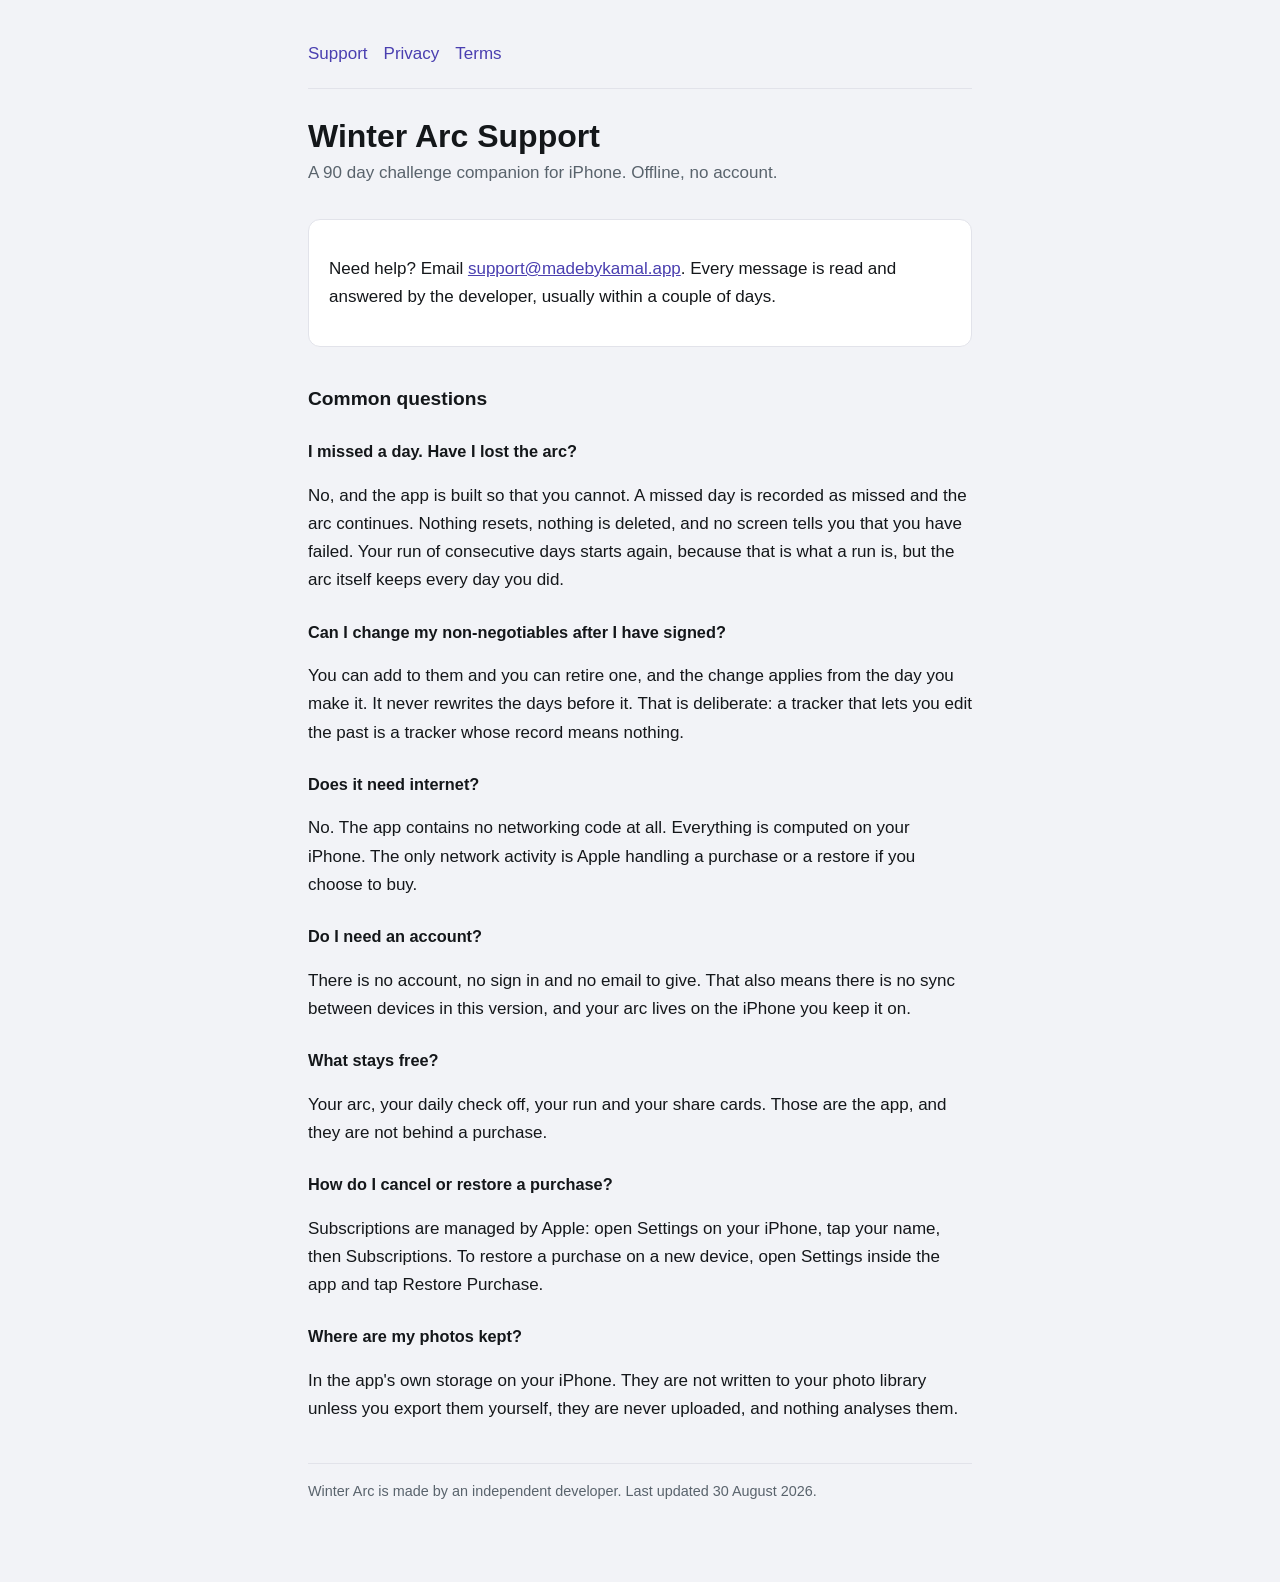
<file: index.html>
<!doctype html>
<html lang="en"><head><meta charset="utf-8"><meta name="viewport" content="width=device-width,initial-scale=1"><title>Winter Arc Support</title><link rel="stylesheet" href="style.css"></head><body><div class="wrap"><nav><a href="index.html">Support</a><a href="privacy.html">Privacy</a><a href="terms.html">Terms</a></nav><h1>Winter Arc Support</h1>
<p class="sub">A 90 day challenge companion for iPhone. Offline, no account.</p>
<div class="card"><p>Need help? Email <a href="mailto:support@madebykamal.app">support@madebykamal.app</a>. Every message is read and answered by the developer, usually within a couple of days.</p></div>
<h2>Common questions</h2>
<h3>I missed a day. Have I lost the arc?</h3>
<p>No, and the app is built so that you cannot. A missed day is recorded as missed and the arc continues. Nothing resets, nothing is deleted, and no screen tells you that you have failed. Your run of consecutive days starts again, because that is what a run is, but the arc itself keeps every day you did.</p>
<h3>Can I change my non-negotiables after I have signed?</h3>
<p>You can add to them and you can retire one, and the change applies from the day you make it. It never rewrites the days before it. That is deliberate: a tracker that lets you edit the past is a tracker whose record means nothing.</p>
<h3>Does it need internet?</h3>
<p>No. The app contains no networking code at all. Everything is computed on your iPhone. The only network activity is Apple handling a purchase or a restore if you choose to buy.</p>
<h3>Do I need an account?</h3>
<p>There is no account, no sign in and no email to give. That also means there is no sync between devices in this version, and your arc lives on the iPhone you keep it on.</p>
<h3>What stays free?</h3>
<p>Your arc, your daily check off, your run and your share cards. Those are the app, and they are not behind a purchase.</p>
<h3>How do I cancel or restore a purchase?</h3>
<p>Subscriptions are managed by Apple: open Settings on your iPhone, tap your name, then Subscriptions. To restore a purchase on a new device, open Settings inside the app and tap Restore Purchase.</p>
<h3>Where are my photos kept?</h3>
<p>In the app's own storage on your iPhone. They are not written to your photo library unless you export them yourself, they are never uploaded, and nothing analyses them.</p>
<p class="updated">Winter Arc is made by an independent developer. Last updated 30 August 2026.</p></div></body></html>
</file>
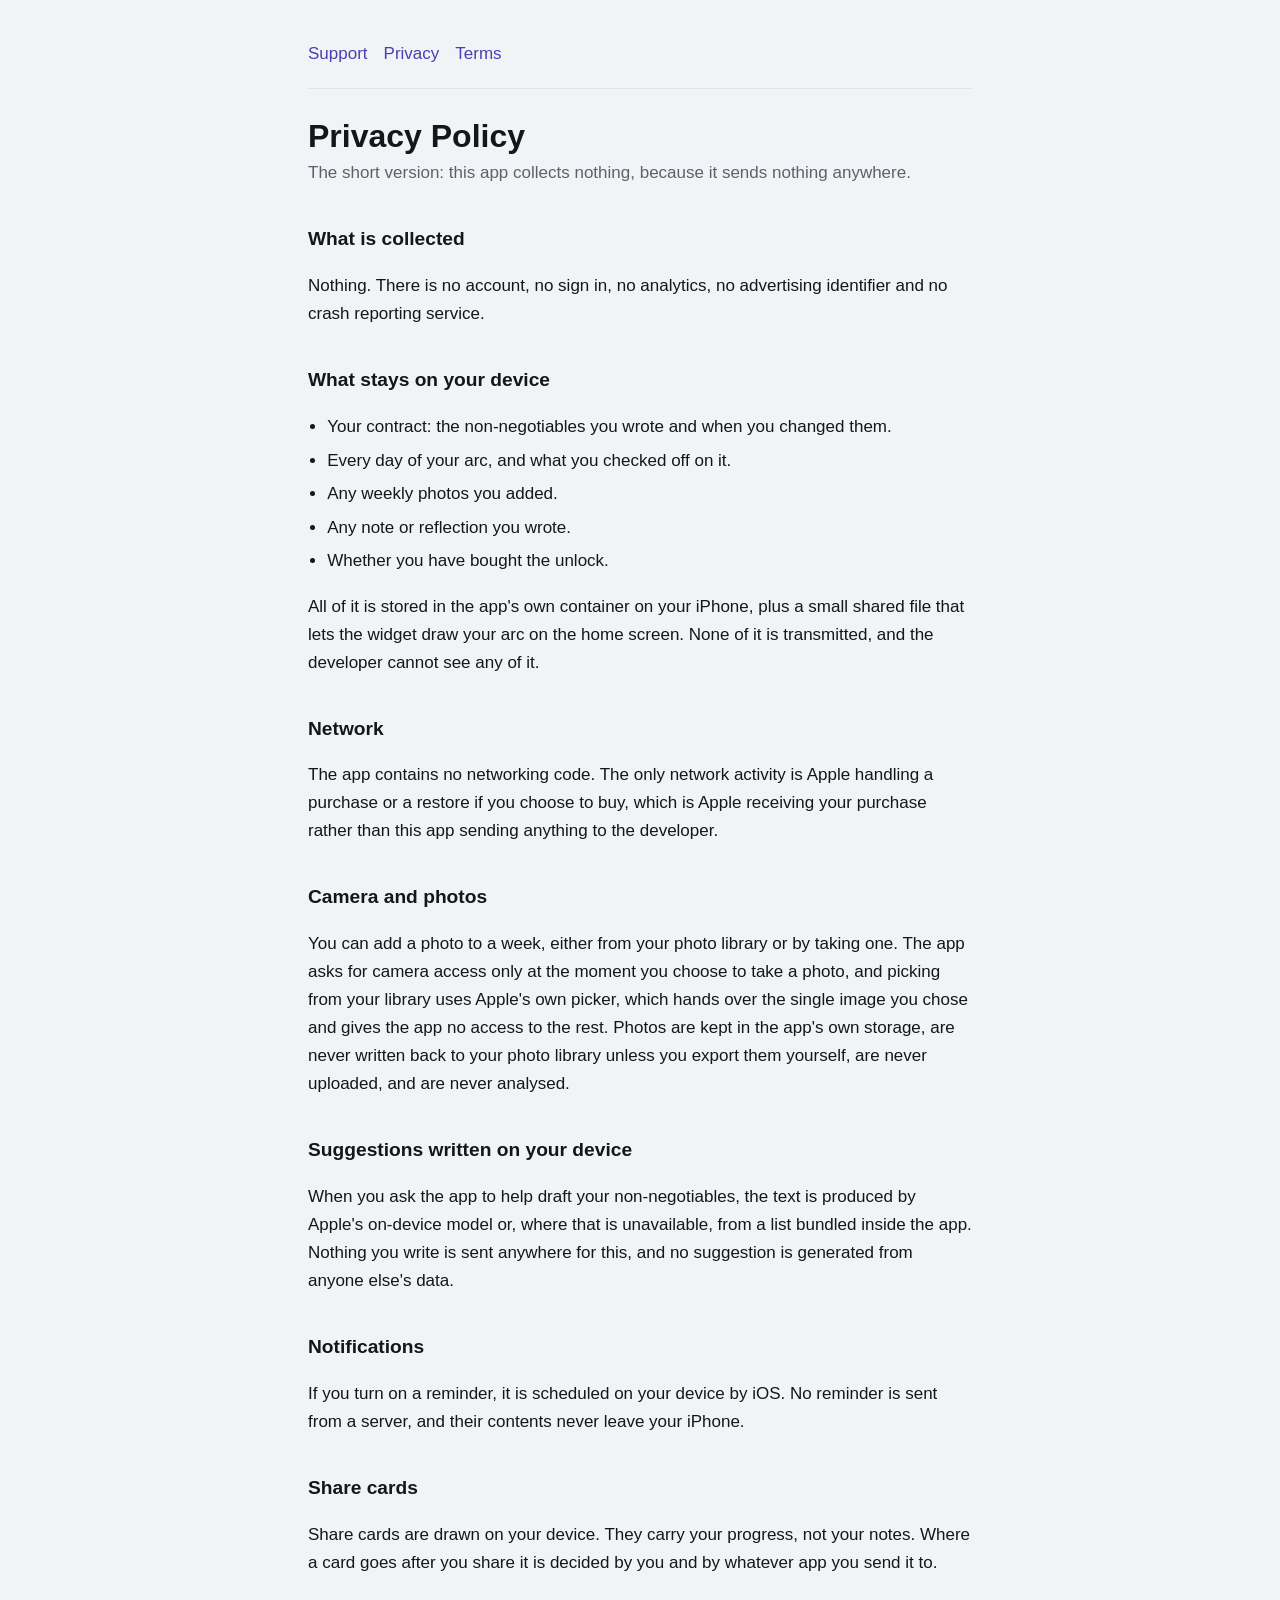
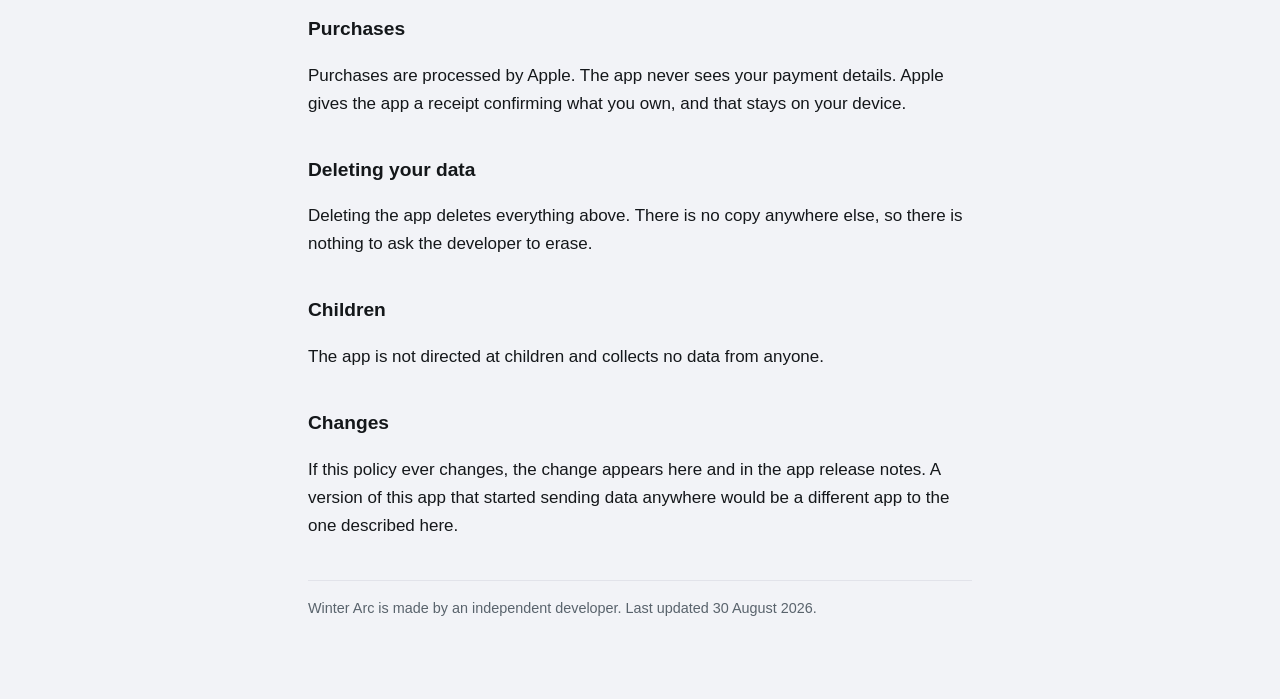
<file: privacy.html>
<!doctype html>
<html lang="en"><head><meta charset="utf-8"><meta name="viewport" content="width=device-width,initial-scale=1"><title>Winter Arc Privacy Policy</title><link rel="stylesheet" href="style.css"></head><body><div class="wrap"><nav><a href="index.html">Support</a><a href="privacy.html">Privacy</a><a href="terms.html">Terms</a></nav><h1>Privacy Policy</h1>
<p class="sub">The short version: this app collects nothing, because it sends nothing anywhere.</p>
<h2>What is collected</h2>
<p>Nothing. There is no account, no sign in, no analytics, no advertising identifier and no crash reporting service.</p>
<h2>What stays on your device</h2>
<ul>
<li>Your contract: the non-negotiables you wrote and when you changed them.</li>
<li>Every day of your arc, and what you checked off on it.</li>
<li>Any weekly photos you added.</li>
<li>Any note or reflection you wrote.</li>
<li>Whether you have bought the unlock.</li>
</ul>
<p>All of it is stored in the app's own container on your iPhone, plus a small shared file that lets the widget draw your arc on the home screen. None of it is transmitted, and the developer cannot see any of it.</p>
<h2>Network</h2>
<p>The app contains no networking code. The only network activity is Apple handling a purchase or a restore if you choose to buy, which is Apple receiving your purchase rather than this app sending anything to the developer.</p>
<h2>Camera and photos</h2>
<p>You can add a photo to a week, either from your photo library or by taking one. The app asks for camera access only at the moment you choose to take a photo, and picking from your library uses Apple's own picker, which hands over the single image you chose and gives the app no access to the rest. Photos are kept in the app's own storage, are never written back to your photo library unless you export them yourself, are never uploaded, and are never analysed.</p>
<h2>Suggestions written on your device</h2>
<p>When you ask the app to help draft your non-negotiables, the text is produced by Apple's on-device model or, where that is unavailable, from a list bundled inside the app. Nothing you write is sent anywhere for this, and no suggestion is generated from anyone else's data.</p>
<h2>Notifications</h2>
<p>If you turn on a reminder, it is scheduled on your device by iOS. No reminder is sent from a server, and their contents never leave your iPhone.</p>
<h2>Share cards</h2>
<p>Share cards are drawn on your device. They carry your progress, not your notes. Where a card goes after you share it is decided by you and by whatever app you send it to.</p>
<h2>Purchases</h2>
<p>Purchases are processed by Apple. The app never sees your payment details. Apple gives the app a receipt confirming what you own, and that stays on your device.</p>
<h2>Deleting your data</h2>
<p>Deleting the app deletes everything above. There is no copy anywhere else, so there is nothing to ask the developer to erase.</p>
<h2>Children</h2>
<p>The app is not directed at children and collects no data from anyone.</p>
<h2>Changes</h2>
<p>If this policy ever changes, the change appears here and in the app release notes. A version of this app that started sending data anywhere would be a different app to the one described here.</p>
<p class="updated">Winter Arc is made by an independent developer. Last updated 30 August 2026.</p></div></body></html>
</file>
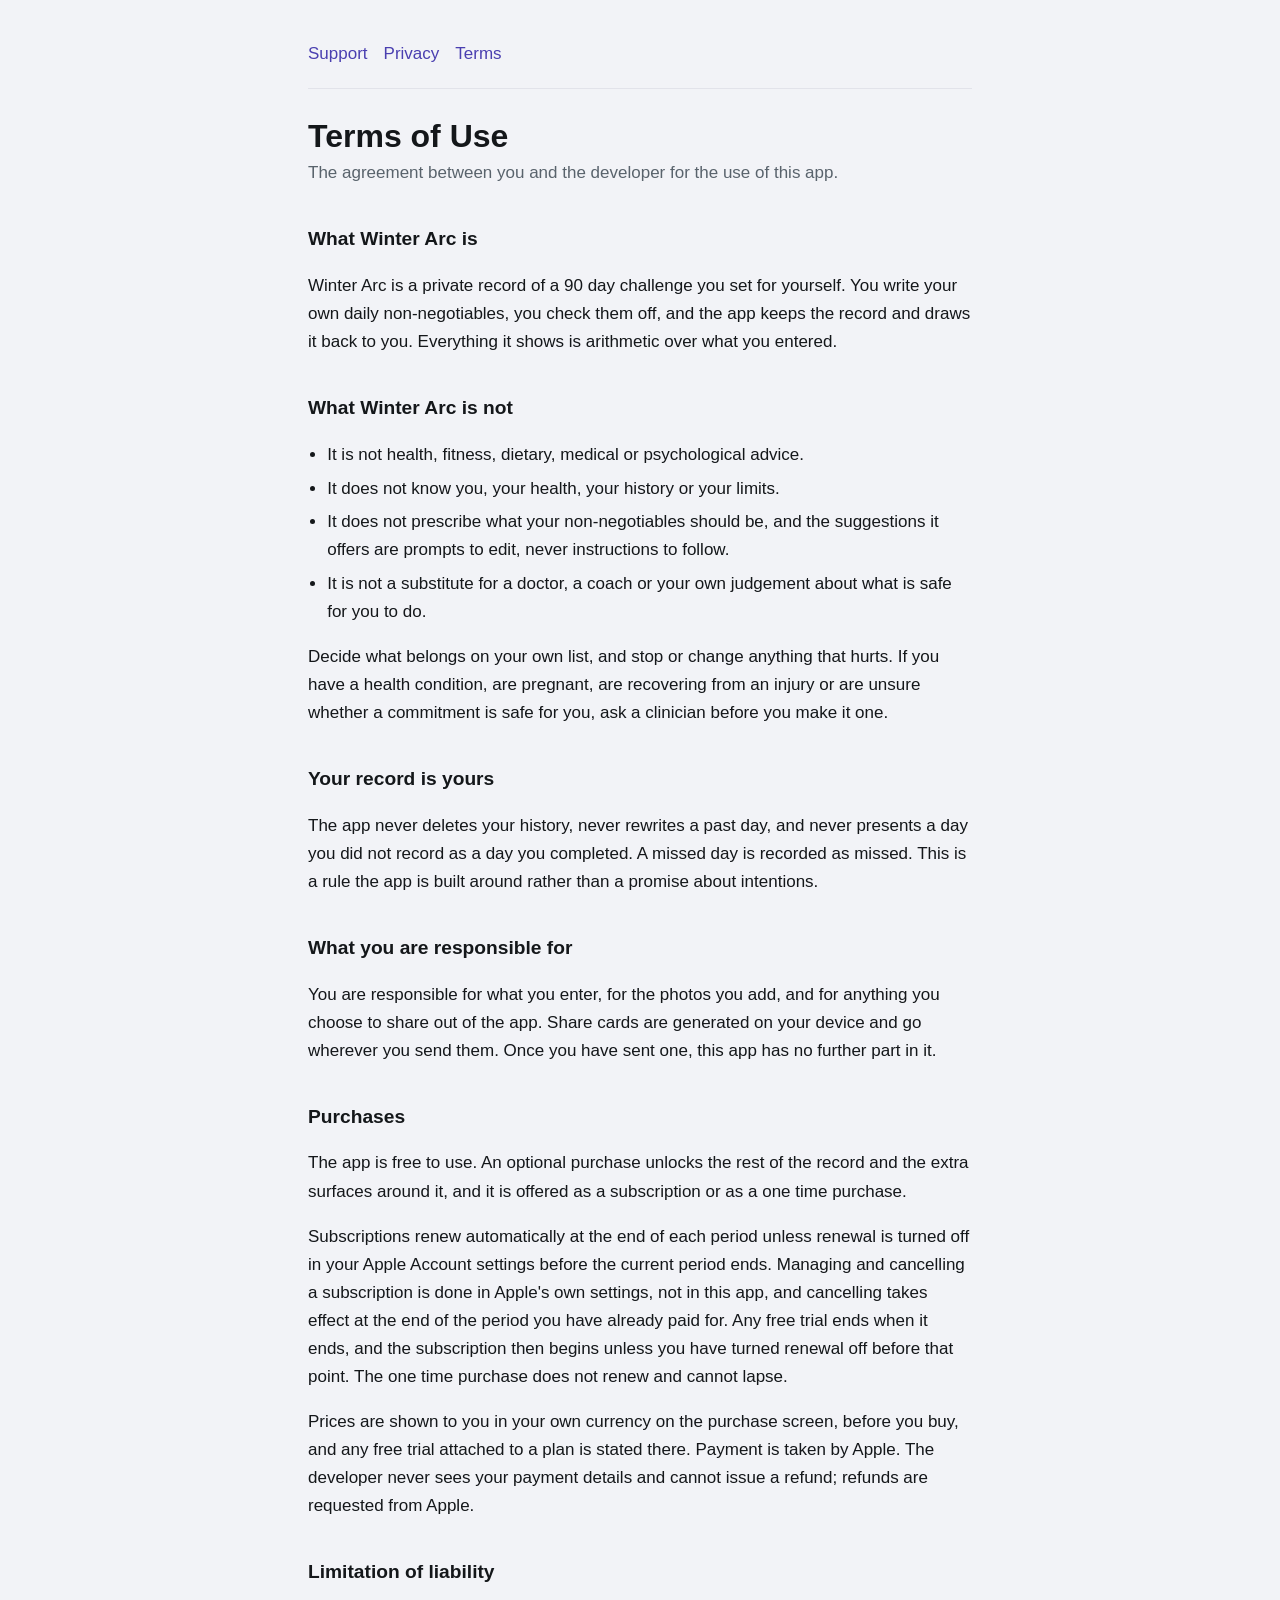
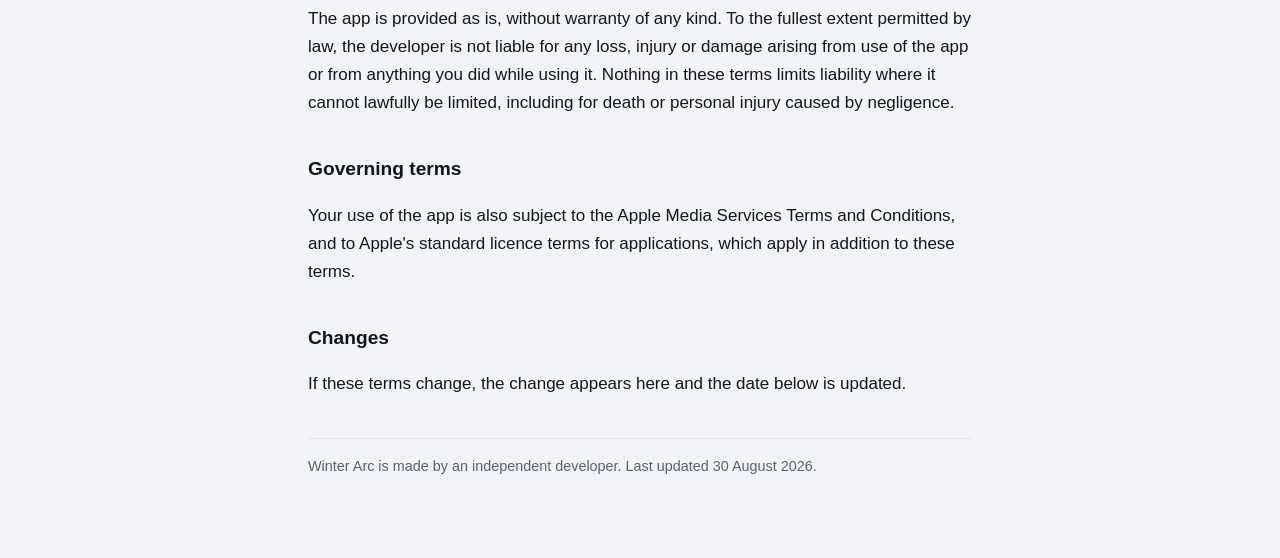
<file: terms.html>
<!doctype html>
<html lang="en"><head><meta charset="utf-8"><meta name="viewport" content="width=device-width,initial-scale=1"><title>Winter Arc Terms of Use</title><link rel="stylesheet" href="style.css"></head><body><div class="wrap"><nav><a href="index.html">Support</a><a href="privacy.html">Privacy</a><a href="terms.html">Terms</a></nav><h1>Terms of Use</h1>
<p class="sub">The agreement between you and the developer for the use of this app.</p>
<h2>What Winter Arc is</h2>
<p>Winter Arc is a private record of a 90 day challenge you set for yourself. You write your own daily non-negotiables, you check them off, and the app keeps the record and draws it back to you. Everything it shows is arithmetic over what you entered.</p>
<h2>What Winter Arc is not</h2>
<ul>
<li>It is not health, fitness, dietary, medical or psychological advice.</li>
<li>It does not know you, your health, your history or your limits.</li>
<li>It does not prescribe what your non-negotiables should be, and the suggestions it offers are prompts to edit, never instructions to follow.</li>
<li>It is not a substitute for a doctor, a coach or your own judgement about what is safe for you to do.</li>
</ul>
<p>Decide what belongs on your own list, and stop or change anything that hurts. If you have a health condition, are pregnant, are recovering from an injury or are unsure whether a commitment is safe for you, ask a clinician before you make it one.</p>
<h2>Your record is yours</h2>
<p>The app never deletes your history, never rewrites a past day, and never presents a day you did not record as a day you completed. A missed day is recorded as missed. This is a rule the app is built around rather than a promise about intentions.</p>
<h2>What you are responsible for</h2>
<p>You are responsible for what you enter, for the photos you add, and for anything you choose to share out of the app. Share cards are generated on your device and go wherever you send them. Once you have sent one, this app has no further part in it.</p>
<h2>Purchases</h2>
<p>The app is free to use. An optional purchase unlocks the rest of the record and the extra surfaces around it, and it is offered as a subscription or as a one time purchase.</p>
<p>Subscriptions renew automatically at the end of each period unless renewal is turned off in your Apple Account settings before the current period ends. Managing and cancelling a subscription is done in Apple's own settings, not in this app, and cancelling takes effect at the end of the period you have already paid for. Any free trial ends when it ends, and the subscription then begins unless you have turned renewal off before that point. The one time purchase does not renew and cannot lapse.</p>
<p>Prices are shown to you in your own currency on the purchase screen, before you buy, and any free trial attached to a plan is stated there. Payment is taken by Apple. The developer never sees your payment details and cannot issue a refund; refunds are requested from Apple.</p>
<h2>Limitation of liability</h2>
<p>The app is provided as is, without warranty of any kind. To the fullest extent permitted by law, the developer is not liable for any loss, injury or damage arising from use of the app or from anything you did while using it. Nothing in these terms limits liability where it cannot lawfully be limited, including for death or personal injury caused by negligence.</p>
<h2>Governing terms</h2>
<p>Your use of the app is also subject to the Apple Media Services Terms and Conditions, and to Apple's standard licence terms for applications, which apply in addition to these terms.</p>
<h2>Changes</h2>
<p>If these terms change, the change appears here and the date below is updated.</p>
<p class="updated">Winter Arc is made by an independent developer. Last updated 30 August 2026.</p></div></body></html>
</file>
<file: style.css>
:root { color-scheme: light dark; --ink:#14171A; --muted:#59636C; --accent:#4A3FB0; --bg:#F2F3F7; --card:#ffffff; --line:#E2E3EA; }
@media (prefers-color-scheme: dark){ :root{ --ink:#EDEFF1; --muted:#9AA4AE; --accent:#A79EF0; --bg:#0B0C10; --card:#17181D; --line:#2C2E36; } }
*{box-sizing:border-box}
body{margin:0;background:var(--bg);color:var(--ink);font:17px/1.65 -apple-system,BlinkMacSystemFont,"Segoe UI",Roboto,sans-serif}
.wrap{max-width:44rem;margin:0 auto;padding:2.5rem 1.25rem 4rem}
h1{font-size:2rem;line-height:1.2;margin:0 0 .25rem}
h2{font-size:1.2rem;margin:2.25rem 0 .5rem}
h3{font-size:1.02rem;margin:1.5rem 0 .35rem}
.sub{color:var(--muted);margin:0 0 2rem}
a{color:var(--accent)}
nav{display:flex;flex-wrap:wrap;gap:1rem;padding-bottom:1.25rem;border-bottom:1px solid var(--line);margin-bottom:1.75rem}
nav a{text-decoration:none;font-weight:500}
.card{background:var(--card);border:1px solid var(--line);border-radius:12px;padding:1.1rem 1.25rem;margin:1rem 0}
.updated{color:var(--muted);font-size:.9rem;margin-top:2.5rem;border-top:1px solid var(--line);padding-top:1rem}
ul{padding-left:1.2rem} li{margin:.35rem 0}
</file>
